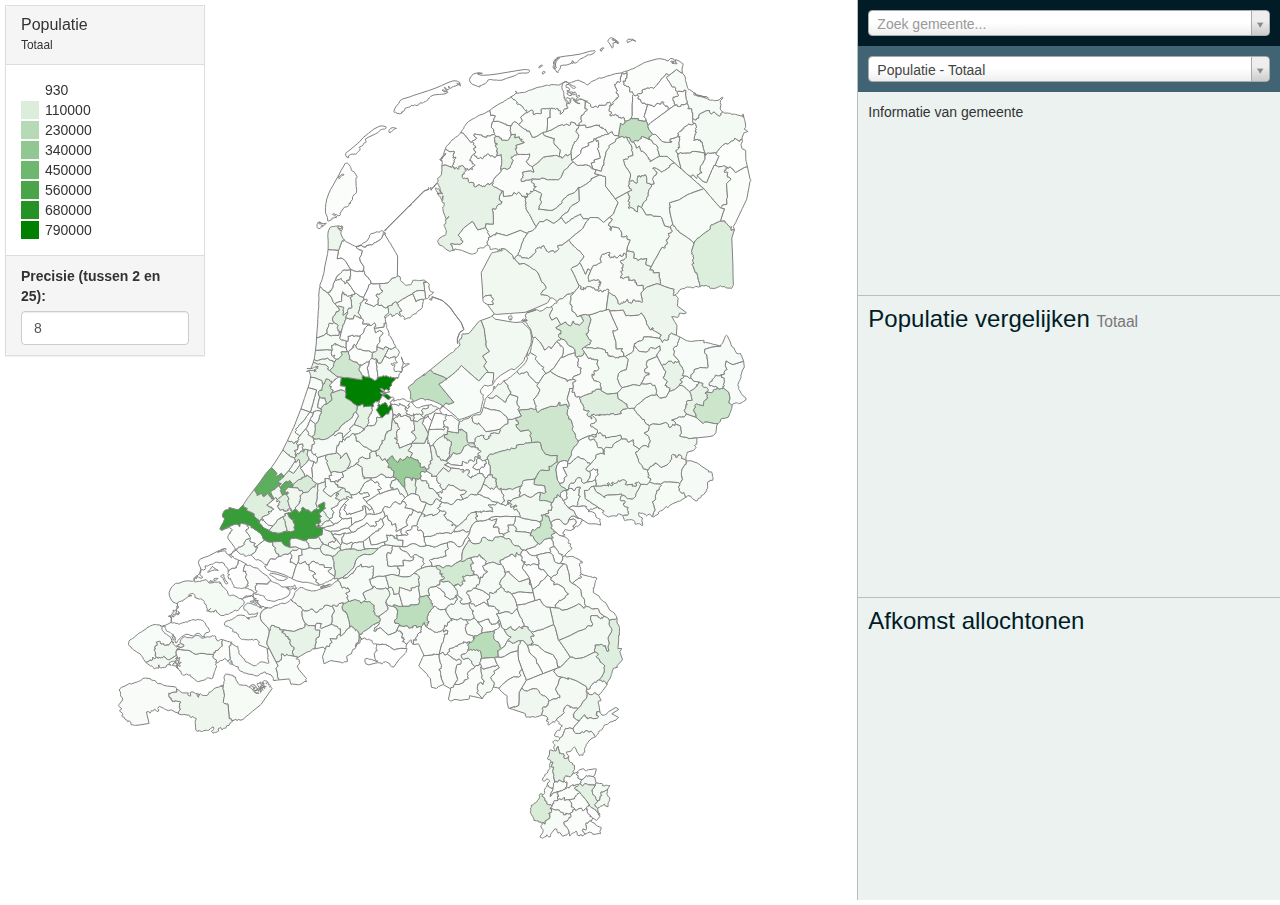
<file: index.html>
<!DOCTYPE html>
<head>
    <meta charset="utf-8">
    <title>Gemeente Analyse Tool</title>

    <!-- Vendor Styles -->
    <link rel="stylesheet" href="vendors/styles/bootstrap.min.css">
    <link rel="stylesheet" href="vendors/styles/angular-select.min.css">
    <link rel="stylesheet" href="vendors/styles/select2.min.css">

    <!-- Custom Styles -->
    <link rel="stylesheet" href="styles/main.css">

</head>
<body ng-app='MyApp'>

    <div class='row full-height' ng-cloak>
        <div class='col-sm-8 full-height'>
            <dutch-map></dutch-map>
            <map-legend></map-legend>
        </div>
        <div id="sidebar" class='col-sm-4'>
            <div class="sidebar-top">
                <municipality-selector></municipality-selector>
                <scope-selector></scope-selector>
                <extract></extract>
            </div>
            <div class="sidebar-bottom">
                <results></results>
                <origin></origin>
            </div>
        </div>
    </div>

    <!-- Angular vendors -->
    <script src="vendors/scripts/angular.min.js"></script>
    <script src="vendors/scripts/angular-bootstrap.min.js"></script>
    <script src="vendors/scripts/angular-select.min.js"></script>

    <!-- D3 vendors -->
    <script src="vendors/scripts/d3.min.js"></script>
    <script src="vendors/scripts/queue.min.js"></script>
    <script src="vendors/scripts/topojson.min.js"></script>

    <!-- Custom App -->
    <script src="scripts/app.js"></script>
    <script src="scripts/data-service.js"></script>
    <script src="scripts/selectors.js"></script>
    <script src="scripts/extract.js"></script>
    <script src="scripts/map.js"></script>
    <script src="scripts/legend.js"></script>
    <script src="scripts/results.js"></script>
    <script src="scripts/origin.js"></script>
</body>
</html>
</file>
<file: styles/main.css>
/* Hide all elements until loaded complete */
[ng\:cloak], [ng-cloak], [data-ng-cloak], [x-ng-cloak], .ng-cloak, .x-ng-cloak {
    display: none !important;
}

html, body {
    width: 100%;
    height: 100%;
    overflow: hidden;
}

svg#map {
    width: 100%;
    height: 100%;
    border-right: 1px solid #B9BFBD;
}

svg#map path {
    cursor: pointer;
    stroke: grey;
    stroke-width: 1px;
    fill: white;
}

div.full-height {
    height: 100%;
    padding: 0;
}

div.sidebar-top {
    min-height: 100%;
    height: auto !important;
    margin-bottom: -605px;
    background-color: #EBF2F0;
}

div.sidebar-top:after {
    content: "";
    display: block;
}

div.sidebar-bottom, div.sidebar-top:after {
    height: 605px;
}

div.clear {
    clear: both;
}

#sidebar {
    padding-left: 0;
    background-color: #EBF2F0;
    height: 100%;
    overflow-y: scroll;
}

div#municipality-panel {
    padding: 10px;
    background-color: #011C26;
}

div#scope-panel {
    padding: 10px;
    background-color: #406473;
}

div#extract {
    padding: 10px;
    margin: 0;
    min-height: 10em !important;
    /*overflow-y: scroll;*/
}

div#results-panel {
    border-top: 1px solid #B9BFBD;
    border-bottom: 1px solid #B9BFBD;
}

#sidebar h3 {
    margin: 10px 10px 0;
    color: #011C26;
}

.select2-container {
    width: 100%;
}

/* Legend */
#maplegend {
    width: 200px;
    border-radius: 0;
    position: fixed;
    left: 5px;
    top: 5px;
}
dt {
    width: 18px !important;
    height: 18px;
    margin: 1px 0;
}
dd {
    margin-left: 24px !important;
}
dl {
    margin: 0;
}


/* Spinner */
.spinner {
    margin: 10px auto;
    width: 32px;
    height: 32px;
    position: relative;
}

.cube1, .cube2 {
    background-color: #333;
    width: 10px;
    height: 10px;
    position: absolute;
    top: 0;
    left: 0;

    -webkit-animation: cubemove 1.8s infinite ease-in-out;
    animation: cubemove 1.8s infinite ease-in-out;
}

.cube2 {
    -webkit-animation-delay: -0.9s;
    animation-delay: -0.9s;
}

@-webkit-keyframes cubemove {
    25% { -webkit-transform: translateX(42px) rotate(-90deg) scale(0.5) }
    50% { -webkit-transform: translateX(42px) translateY(42px) rotate(-180deg) }
    75% { -webkit-transform: translateX(0px) translateY(42px) rotate(-270deg) scale(0.5) }
    100% { -webkit-transform: rotate(-360deg) }
}

@keyframes cubemove {
    25% {
        transform: translateX(42px) rotate(-90deg) scale(0.5);
        -webkit-transform: translateX(42px) rotate(-90deg) scale(0.5);
        } 50% {
            transform: translateX(42px) translateY(42px) rotate(-179deg);
            -webkit-transform: translateX(42px) translateY(42px) rotate(-179deg);
            } 50.1% {
                transform: translateX(42px) translateY(42px) rotate(-180deg);
                -webkit-transform: translateX(42px) translateY(42px) rotate(-180deg);
                } 75% {
                    transform: translateX(0px) translateY(42px) rotate(-270deg) scale(0.5);
                    -webkit-transform: translateX(0px) translateY(42px) rotate(-270deg) scale(0.5);
                    } 100% {
                        transform: rotate(-360deg);
                        -webkit-transform: rotate(-360deg);
                    }
                }

/* Results bar chart styling */
svg#results, svg#origin {
    margin: 0;
    width: 100%;
    height: 260px;
}

svg#results g.axis path, svg#origin g.axis path {
    fill: #EBF2F0;
    stroke: #B9BFBD;
    stroke-width: 1px;
    shape-rendering: crispEdges;
}

svg#results g.tick text, svg#origin g.tick text {
    font-size: 12px;
    color: #444;
}

svg#results text.text {
    font-size: 11px;
    cursor: pointer;
}

svg#results .bar, svg#origin .bar {
    cursor: pointer;
}

svg#results line, svg#origin line {
    stroke: #B9BFBD;
    stroke-dasharray: 5, 10;
    visibility: hidden;
}
</file>
<file: vendors/styles/angular-select.min.css>
/*!
* ui-select
* http://github.com/angular-ui/ui-select
* Version: 0.9.1 - 2014-12-03T16:41:44.801Z
* License: MIT
*/.ui-select-highlight{font-weight:700}.ui-select-offscreen{clip:rect(0 0 0 0)!important;width:1px!important;height:1px!important;border:0!important;margin:0!important;padding:0!important;overflow:hidden!important;position:absolute!important;outline:0!important;left:0!important;top:0!important}.ng-dirty.ng-invalid>a.select2-choice{border-color:#D44950}.select2-result-single{padding-left:0}.select2-locked>.select2-search-choice-close{display:none}.selectize-input.selectize-focus{border-color:#007FBB!important}.selectize-control>.selectize-dropdown,.selectize-control>.selectize-input>input{width:100%}.ng-dirty.ng-invalid>div.selectize-input{border-color:#D44950}.btn-default-focus{color:#333;background-color:#EBEBEB;border-color:#ADADAD;text-decoration:none;outline:-webkit-focus-ring-color auto 5px;outline-offset:-2px;box-shadow:inset 0 1px 1px rgba(0,0,0,.075),0 0 8px rgba(102,175,233,.6)}.input-group>.ui-select-bootstrap.dropdown{position:static}.input-group>.ui-select-bootstrap>input.ui-select-search.form-control{border-radius:4px 0 0 4px}.ui-select-bootstrap>.ui-select-match{text-align:left}.ui-select-bootstrap>.ui-select-match>.caret{position:absolute;top:45%;right:15px}.ui-select-bootstrap>.ui-select-choices{width:100%;height:auto;max-height:200px;overflow-x:hidden}.ui-select-multiple.ui-select-bootstrap{height:auto;padding:.3em}.ui-select-multiple.ui-select-bootstrap input.ui-select-search{background-color:transparent!important;border:none;outline:0;height:1.666666em}.ui-select-multiple.ui-select-bootstrap .ui-select-match .close{font-size:1.6em;line-height:.75}.ui-select-multiple.ui-select-bootstrap .ui-select-match-item{outline:0}.ui-select-bootstrap .ui-select-choices-row>a{display:block;padding:3px 20px;clear:both;font-weight:400;line-height:1.42857143;color:#333;white-space:nowrap}.ui-select-bootstrap .ui-select-choices-row>a:focus,.ui-select-bootstrap .ui-select-choices-row>a:hover{text-decoration:none;color:#262626;background-color:#f5f5f5}.ui-select-bootstrap .ui-select-choices-row.active>a{color:#fff;text-decoration:none;outline:0;background-color:#428bca}.ui-select-bootstrap .ui-select-choices-row.active.disabled>a,.ui-select-bootstrap .ui-select-choices-row.disabled>a{color:#777;cursor:not-allowed;background-color:#fff}.ui-select-match.ng-hide-add,.ui-select-search.ng-hide-add{display:none!important}.ui-select-bootstrap.ng-dirty.ng-invalid>button.btn.ui-select-match{border-color:#D44950}
</file>
